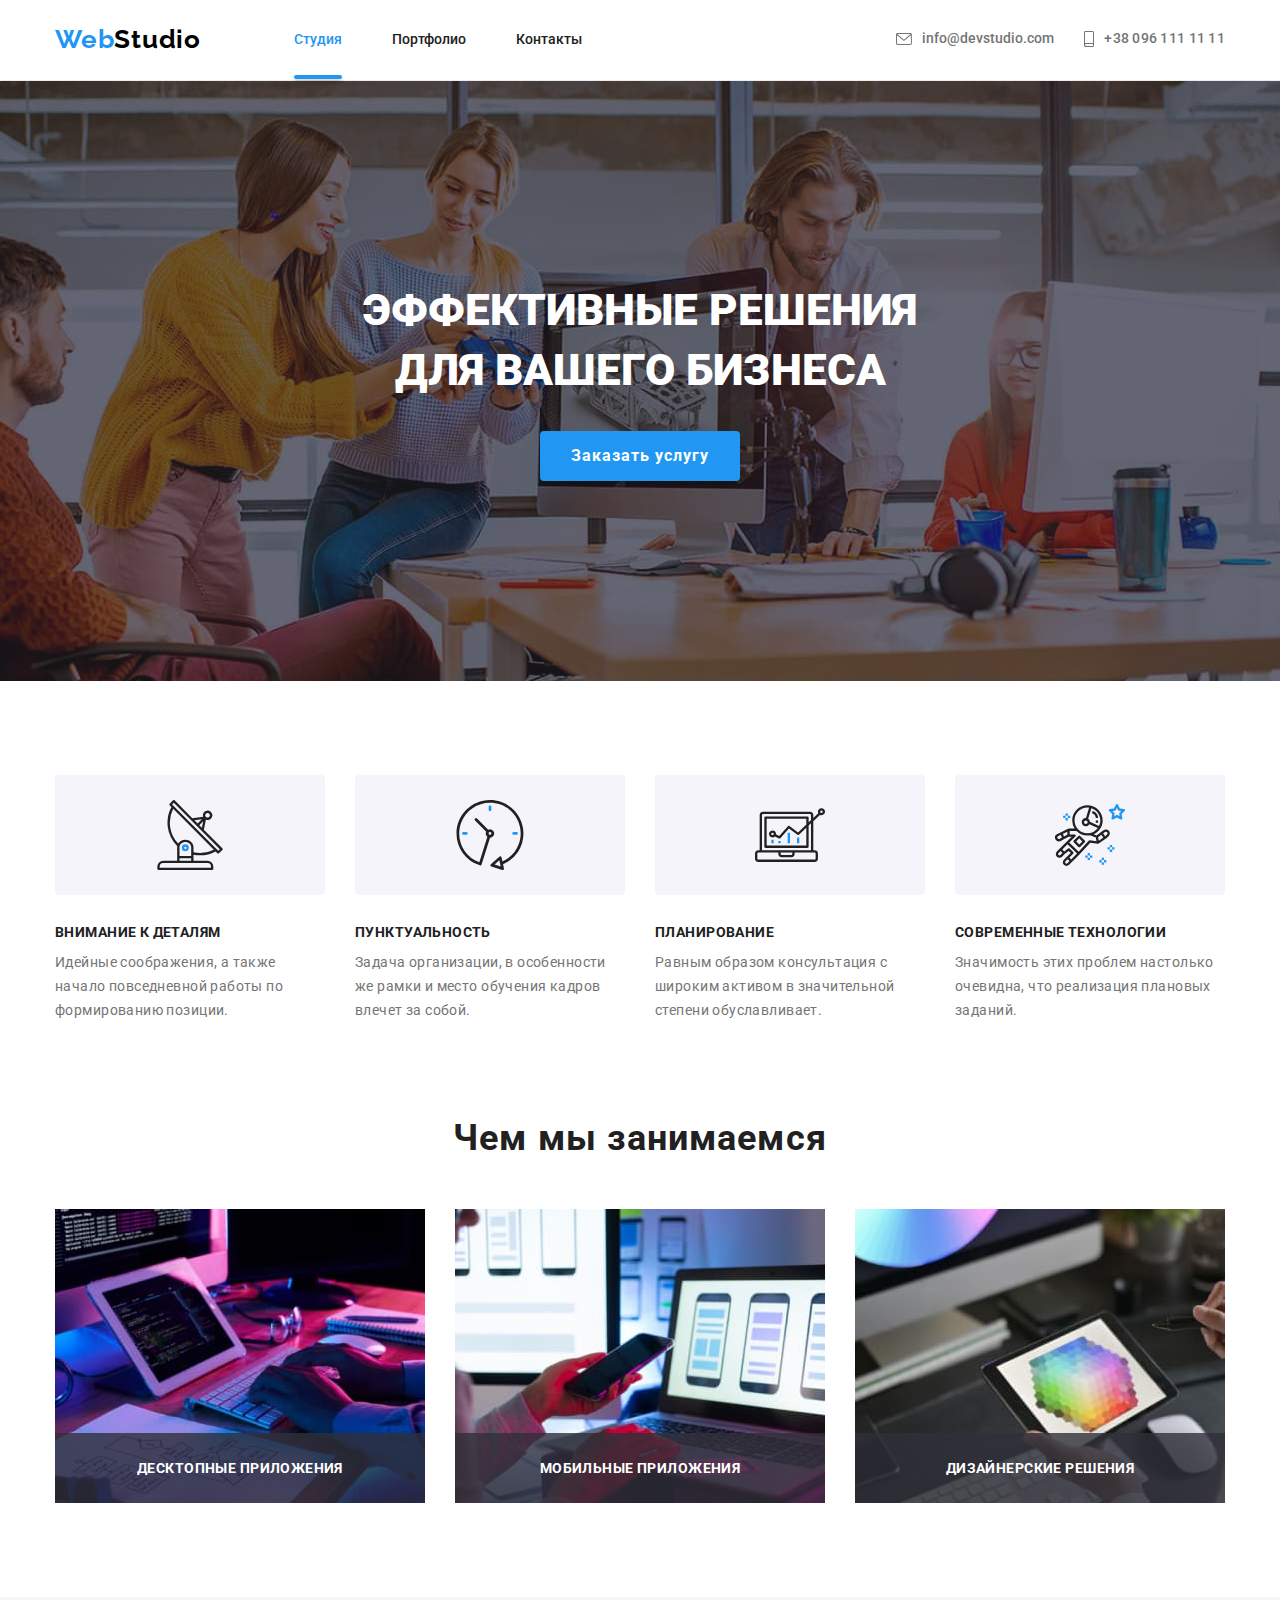
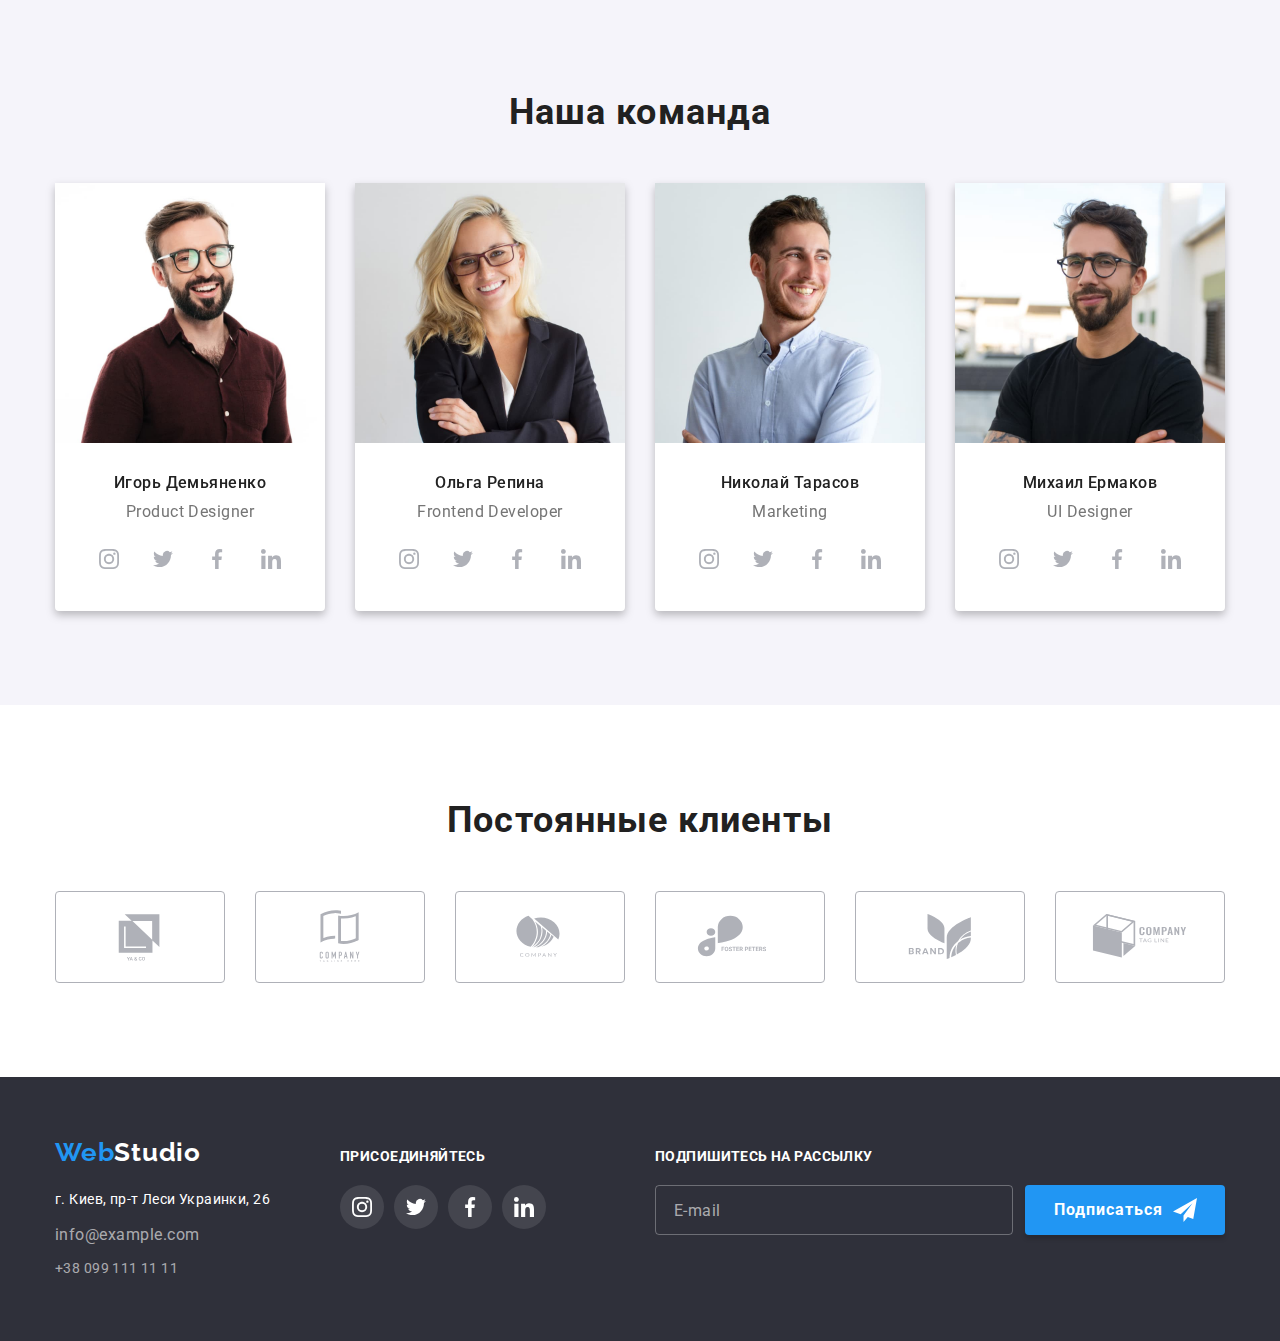
<file: index.html>
<!DOCTYPE html>
<html lang="ru">
<head>
    <meta charset="UTF-8">
    <meta http-equiv="X-UA-Compatible" content="IE=edge">
    <meta name="viewport" content="width=device-width, initial-scale=1.0">
    <title>WebStudio</title>
    <link href="https://fonts.googleapis.com/css2?family=Raleway:wght@700&family=Roboto:wght@400;500;700;900&display=swap" rel="stylesheet">
    <link rel="stylesheet" href="https://cdnjs.cloudflare.com/ajax/libs/modern-normalize/1.1.0/modern-normalize.min.css">
    <link rel="stylesheet" href="./css/main.min.css">
    
</head>

<body>
    <header class="header">
        <div class="container">
                    <a href="" class="logo header__logo link"><span class="logo__web">Web</span>Studio</a>
                    <nav class="nav">
                        <ul class="menu list">
                            <li class="menu__item"><a href="" class="menu__link--current link">Студия</a></li>
                            <li class="menu__item"><a href="./portfolio.html" class="menu__link link">Портфолио</a></li>
                            <li class="menu__item"><a href="" class="menu__link link">Контакты</a></li>
                        </ul>
                    </nav>
                    <div class="contacts">
                        <a href="mailto:info@devstudio.com" class="contacts__mail link">
                        <svg class="contacts__mail--icon" width="16" height="12">
                            <use href="./images/icons.svg#icon-envelope"></use>
                        </svg>
                        info@devstudio.com</a>
                        
                        <a href="tel:+380961111111" class="contacts__tel link">
                            <svg class="contacts__tel--icon" width="10" height="16">
                                <use href="./images/icons.svg#icon-smartphone"></use>
                            </svg>
                            +38 096 111 11 11</a>
                    </div>
                    

        </div>

    </header>

    <main>
    <!--Main-->
        <section class="main">
       
            <div class="container">
                <h1 class="main-title">Эффективные решения для вашего бизнеса</h1>
                <button type="button" class="main-btn" data-modal-open>Заказать услугу</button>
                
                <div class="backdrop is-hidden" data-modal>
                    <div class="modal">
                        
                        <button type="button" data-modal-close class="modal-btn">
                            <svg class="icon-close" width="18" height="18">
                                <use href="./images/icons.svg#icon-close"></use>
                            </svg>
                        </button>
                        <p  class="modal-title">Оставьте свои данные, мы вам перезвоним</p>
                        <form class="modal-form">
                            
                                <label class="modal-label">Имя
                                    <span class="icon">
                                        <input type="text" name="user-name" class="modal-input" required placeholder=" " />
                                        <svg class="icon-modal-input" width="18" height="18">
                                            <use href="./images/icons.svg#icon-person-black"></use>
                                        </svg>
                                    </span>
                                </label>
                                
                                

                                <label class="modal-label">Телефон
                                    <span class="icon">
                                        <input type="tel" name="user-tel" class="modal-input" required minlength="10" placeholder=" " />
                                        <svg class="icon-modal-input" width="18" height="18">
                                            <use href="./images/icons.svg#icon-phone-black"></use>
                                        </svg>
                                    </span>
                                </label>


                                <label class="modal-label">Почта
                                    <span class="icon">
                                        <input type="email" name="user-mail" class="modal-input" required placeholder=" " />
                                        <svg class="icon-modal-input" width="18" height="18">
                                            <use href="./images/icons.svg#icon-email-black"></use>
                                        </svg>
                                    </span>
                                </label>

                            
                            <div class="modal-field">
                                <label class="modal-label" for="modal-commit">Комментарий</label>
                                <textarea name="modal-commit" id="modal-commit" class="modal-commit" placeholder="Введите текст"></textarea>
                            </div>
                            <div class="modal-field-check">
                                <input type="checkbox" name="privacy" id="privacy" class="input-check visually-hidden">
                                <label for="privacy" class="check-text">Соглашаюсь с рассылкой и принимаю &nbsp<a href="">Условия договора</a> </label>
                            </div>
                            
                            <button type="submit" class="main-btn">Отправить</button>
                        </form>
                    </div>

                </div>
            </div>
           
        </section>
    <!--properties-->
        <section class="properties">
       
            <div class="container">
                <ul class="properties-list list">
                    <li class="properties-item">
                        <div class="properties-icon">
                            <svg class="properties-item-icon" width="70" height="70">
                            <use href="./images/icons.svg#icon-antenna"></use>
                            </svg>
                        </div>
                        <h3 class="properties-title">Внимание к деталям</h3>
                        <p class="properties-text">Идейные соображения, а также начало повседневной работы по формированию позиции.</p>
                    </li>
                    <li class="properties-item">
                        <div class="properties-icon"><svg class="properties-item-icon" width="70" height="70">
                            <use href="./images/icons.svg#icon-clock"></use>
                        </svg></div>
                        
                        <h3 class="properties-title">Пунктуальность</h3>
                        <p class="properties-text">Задача организации, в особенности же рамки и место обучения кадров влечет за собой.
                        </p>
                    </li>
                    <li class="properties-item">
                        <div class="properties-icon">
                            <svg class="properties-item-icon" width="70" height="70">
                                <use href="./images/icons.svg#icon-diagram"></use>
                            </svg>
                        </div>
                        
                        <h3 class="properties-title">Планирование</h3>
                        <p class="properties-text">Равным образом консультация с широким активом в значительной степени обуславливает.
                        </p>
                    </li>
                    <li class="properties-item">
                    <div class="properties-icon">
                        <svg class="properties-item-icon" width="70" height="70">
                            <use href="./images/icons.svg#icon-astronaut"></use>
                        </svg>
                    </div>
                        
                        <h3 class="properties-title">Современные технологии</h3>
                        <p class="properties-text">Значимость этих проблем настолько очевидна, что реализация плановых заданий.</p>
                    </li>
                </ul>
            </div>
            
         
        </section>
    <!--work-->
        <section class="work">
        
            <div class="container">
                <h2 class="work-title">Чем мы занимаемся</h2>
                <ul class="work-list list">
                    <li class="work-item">
                        <div class="thumb-work">
                            <img src="./images/img-1.jpg" alt="foto1" width="370" height="294">
                            <h3 class="thumb-work-title">Десктопные приложения</h3>
                        </div>
                        
                    </li>
                    <li class="work-item">
                        <div class="thumb-work">
                            <img src="./images/img-2.jpg" alt="foto2" width="370" height="294">
                            <h3 class="thumb-work-title">Мобильные приложения</h3>
                        </div>
                        
                    </li>
                    <li class="work-item">
                        <div class="thumb-work">
                            <img src="./images/img-3.jpg" alt="foto3" width="370" height="294">
                            <h3 class="thumb-work-title">Дизайнерские решения</h3>
                        </div>
                        
                    </li>
                </ul>
            </div>
            
        </section>
            <!--team-->
        <section class="team">

             <div class="container">
                            <h2 class="team-first-title">Наша команда</h2>
                            <ul class="team-list list">
                                <li class="team-item">
                                    <img src="./images/team-img-1.jpg" alt="Игорь Демьяненко" width="270" height="260">
                                    <div class="team-description">
                                        <h3 class="team-second-title">Игорь Демьяненко</h3>
                                        <p lang="en" class="team-text">Product Designer</p>
                                    </div>
                                    <ul class="team-soc-list list">
                                        <li class="team-soc-item"><a href="" class="team-soc-link link">
                                            <svg class="team-soc-icon" width="20" height="20">
                                                <use href="./images/icons.svg#icon-instagram"></use>
                                            </svg>
                                        </a></li>
                                        <li class="team-soc-item"><a href="" class="team-soc-link link">
                                            <svg class="team-soc-icon" width="20" height="20">
                                                <use href="./images/icons.svg#icon-twitter"></use>
                                            </svg>
                                        </a></li>
                                        <li class="team-soc-item"><a href="" class="team-soc-link link">
                                            <svg class="team-soc-icon" width="20" height="20">
                                                <use href="./images/icons.svg#icon-facebook"></use>
                                            </svg>
                                        </a></li>
                                        <li class="team-soc-item"><a href="" class="team-soc-link link">
                                            <svg class="team-soc-icon" width="20" height="20">
                                                <use href="./images/icons.svg#icon-linkedin"></use>
                                            </svg>
                                        </a></li>
                                    </ul>

                                </li>

                                <li class="team-item">
                                    <img src="./images/team-img-2.jpg" alt="Ольга Репина" width="270" height="260">
                                    <div class="team-description">
                                        <h3 class="team-second-title">Ольга Репина</h3>
                                        <p lang="en" class="team-text">Frontend Developer</p>
                                    </div>
                                    <ul class="team-soc-list list">
                                        <li class="team-soc-item"><a href="" class="team-soc-link link">
                                            <svg class="team-soc-icon" width="20" height="20">
                                                <use href="./images/icons.svg#icon-instagram"></use>
                                            </svg>
                                        </a></li>
                                        <li class="team-soc-item"><a href="" class="team-soc-link link">
                                            <svg class="team-soc-icon" width="20" height="20">
                                                <use href="./images/icons.svg#icon-twitter"></use>
                                            </svg>
                                        </a></li>
                                        <li class="team-soc-item"><a href="" class="team-soc-link link">
                                            <svg class="team-soc-icon" width="20" height="20">
                                                <use href="./images/icons.svg#icon-facebook"></use>
                                            </svg>
                                        </a></li>
                                        <li class="team-soc-item"><a href="" class="team-soc-link link">
                                            <svg class="team-soc-icon" width="20" height="20">
                                                <use href="./images/icons.svg#icon-linkedin"></use>
                                            </svg>
                                        </a></li>
                                    </ul>

                                </li>

                                <li class="team-item">
                                    <img src="./images/team-img-3.jpg" alt="Николай Тарасов" width="270" height="260">
                                    <div class="team-description">
                                        <h3 class="team-second-title">Николай Тарасов</h3>
                                        <p lang="en" class="team-text">Marketing</p>
                                    </div>
                                    <ul class="team-soc-list list">
                                        <li class="team-soc-item"><a href="" class="team-soc-link link">
                                            <svg class="team-soc-icon" width="20" height="20">
                                                <use href="./images/icons.svg#icon-instagram"></use>
                                            </svg>
                                        </a></li>
                                        <li class="team-soc-item"><a href="" class="team-soc-link link">
                                            <svg class="team-soc-icon" width="20" height="20">
                                                <use href="./images/icons.svg#icon-twitter"></use>
                                            </svg>
                                        </a></li>
                                        <li class="team-soc-item"><a href="" class="team-soc-link link">
                                            <svg class="team-soc-icon" width="20" height="20">
                                                <use href="./images/icons.svg#icon-facebook"></use>
                                            </svg>
                                        </a></li>
                                        <li class="team-soc-item"><a href="" class="team-soc-link link">
                                            <svg class="team-soc-icon" width="20" height="20">
                                                <use href="./images/icons.svg#icon-linkedin"></use>
                                            </svg>
                                        </a></li>
                                    </ul>
                                </li>

                                <li class="team-item">
                                    <img src="./images/team-img-4.jpg" alt="Михаил Ермаков" width="270" height="260">
                                    <div class="team-description"><h3 class="team-second-title">Михаил Ермаков</h3>
                                    <p lang="en" class="team-text">UI Designer</p></div>
                                    <ul class="team-soc-list list">
                                        <li class="team-soc-item"><a href="" class="team-soc-link link">
                                            <svg class="team-soc-icon" width="20" height="20">
                                                <use href="./images/icons.svg#icon-instagram"></use>
                                            </svg>
                                        </a></li>
                                        <li class="team-soc-item"><a href="" class="team-soc-link link">
                                            <svg class="team-soc-icon" width="20" height="20">
                                                <use href="./images/icons.svg#icon-twitter"></use>
                                            </svg>
                                        </a></li>
                                        <li class="team-soc-item"><a href="" class="team-soc-link link">
                                            <svg class="team-soc-icon" width="20" height="20">
                                                <use href="./images/icons.svg#icon-facebook"></use>
                                            </svg>
                                        </a></li>
                                        <li class="team-soc-item"><a href="" class="team-soc-link link">
                                            <svg class="team-soc-icon" width="20" height="20">
                                                <use href="./images/icons.svg#icon-linkedin"></use>
                                            </svg>
                                        </a></li>
                                    </ul>
                                </li>
                            </ul>
                      
             </div>

             
        </section>
            <!--clients-->
        <section class="clients">

            <div class="container">
                <h2 class="clients__title">Постоянные клиенты</h2>
                <ul class="clients__list list">
                            <li class="clients__item"><a href="" class="clients__link link">
                                    <svg class="clients__item-icon" width="106" height="60">
                                        <use href="./images/icons.svg#icon-group-1"></use>
                                    </svg>
                                </a></li>
                            <li class="clients__item"><a href="" class="clients__link link">
                                    <svg class="clients__item-icon" width="106" height="60">
                                        <use href="./images/icons.svg#icon-group-2"></use>
                                    </svg>
                                </a></li>
                            <li class="clients__item"><a href="" class="clients__link  link">
                                    <svg class="clients__item-icon" width="106" height="60">
                                        <use href="./images/icons.svg#icon-group-3"></use>
                                    </svg>
                                </a></li>
                            <li class="clients__item"><a href="" class="clients__link  link">
                                        <svg class="clients__item-icon" width="106" height="60">
                                            <use href="./images/icons.svg#icon-group-4"></use>
                                        </svg>
                                </a></li>
                            <li class="clients__item"><a href="" class="clients__link  link">
                                    <svg class="clients__item-icon" width="106" height="60">
                                        <use href="./images/icons.svg#icon-group-5"></use>
                                    </svg>
                                </a></li>

                            <li class="clients__item"><a href="" class="clients__link  link">
                                    <svg class="clients__item-icon" width="106" height="60">
                                        <use href="./images/icons.svg#icon-group-6"></use>
                                    </svg>
                                </a></li>
                    </ul>
         
                </ul>
        
            </div>
        
        </section>
                  
    </main>

    <footer class="footer">
        <div class="container">
            <div>
                <a href="" class="logo logo--color-white link"><span class="logo__web">Web</span>Studio</a>
                <address class="footer-contacts">
                    <ul class="footer-contacts__list list">
                        <li class="footer-contacts__item ">
                            <a href="" class="footer-contacts__link link">г. Киев, пр-т Леси Украинки, 26</a>
                        </li>
                        <li class="footer-contacts__mail">
                            <a href="mailto:" class="footer-contacts__mail--link link">info@example.com</a>
                        </li>
                        <li class="footer-contacts__tel">
                            <a href="tel:+380991111111" class="footer-contacts__tel--link link">+38 099 111 11 11</a>
                        </li>
                    </ul>
                </address>
            </div>
            <div class="social footer__social">
                <h3 class="social__title">присоединяйтесь</h3>
                <ul class="social__list list">
                    <li class="social__item"><a href="" class="social__link link">
                            <svg class="social__icon" width="20" height="20">
                                <use href="./images/icons.svg#icon-instagram"></use>
                            </svg>
                        </a></li>
                    <li class="social__item"><a href="" class="social__link link">
                            <svg class="social__icon" width="20" height="20">
                                <use href="./images/icons.svg#icon-twitter"></use>
                            </svg>
                        </a></li>
                    <li class="social__item"><a href="" class="social__link link">
                            <svg class="social__icon" width="20" height="20">
                                <use href="./images/icons.svg#icon-facebook"></use>
                            </svg>
                        </a></li>
                    <li class="social__item"><a href="" class="social__link link">
                            <svg class="social__icon" width="20" height="20">
                                <use href="./images/icons.svg#icon-linkedin"></use>
                            </svg>
                        </a></li>
                </ul>
            </div>
            <div class="footer-form">
                <h3 class="social__title">подпишитесь на рассылку</h3>
                <form class="footer-form__input">
                    <input type="email" name="user-mail" id="sub" class="footer__input" required placeholder="E-mail" />
                    <label for="sub" class="footer-label"></label>
    
                    <button type="submit" class="footer__btn">Подписаться
                        <svg class="icon__send" width="24" height="24">
                            <use href="./images/icons.svg#icon-send"></use>
                        </svg>
                    </button>
    
    
    
    
    
                </form>
            </div>
        </div>
    
    </footer>

<script src="./js/modal.js"></script>
</body>
</html>
</file>
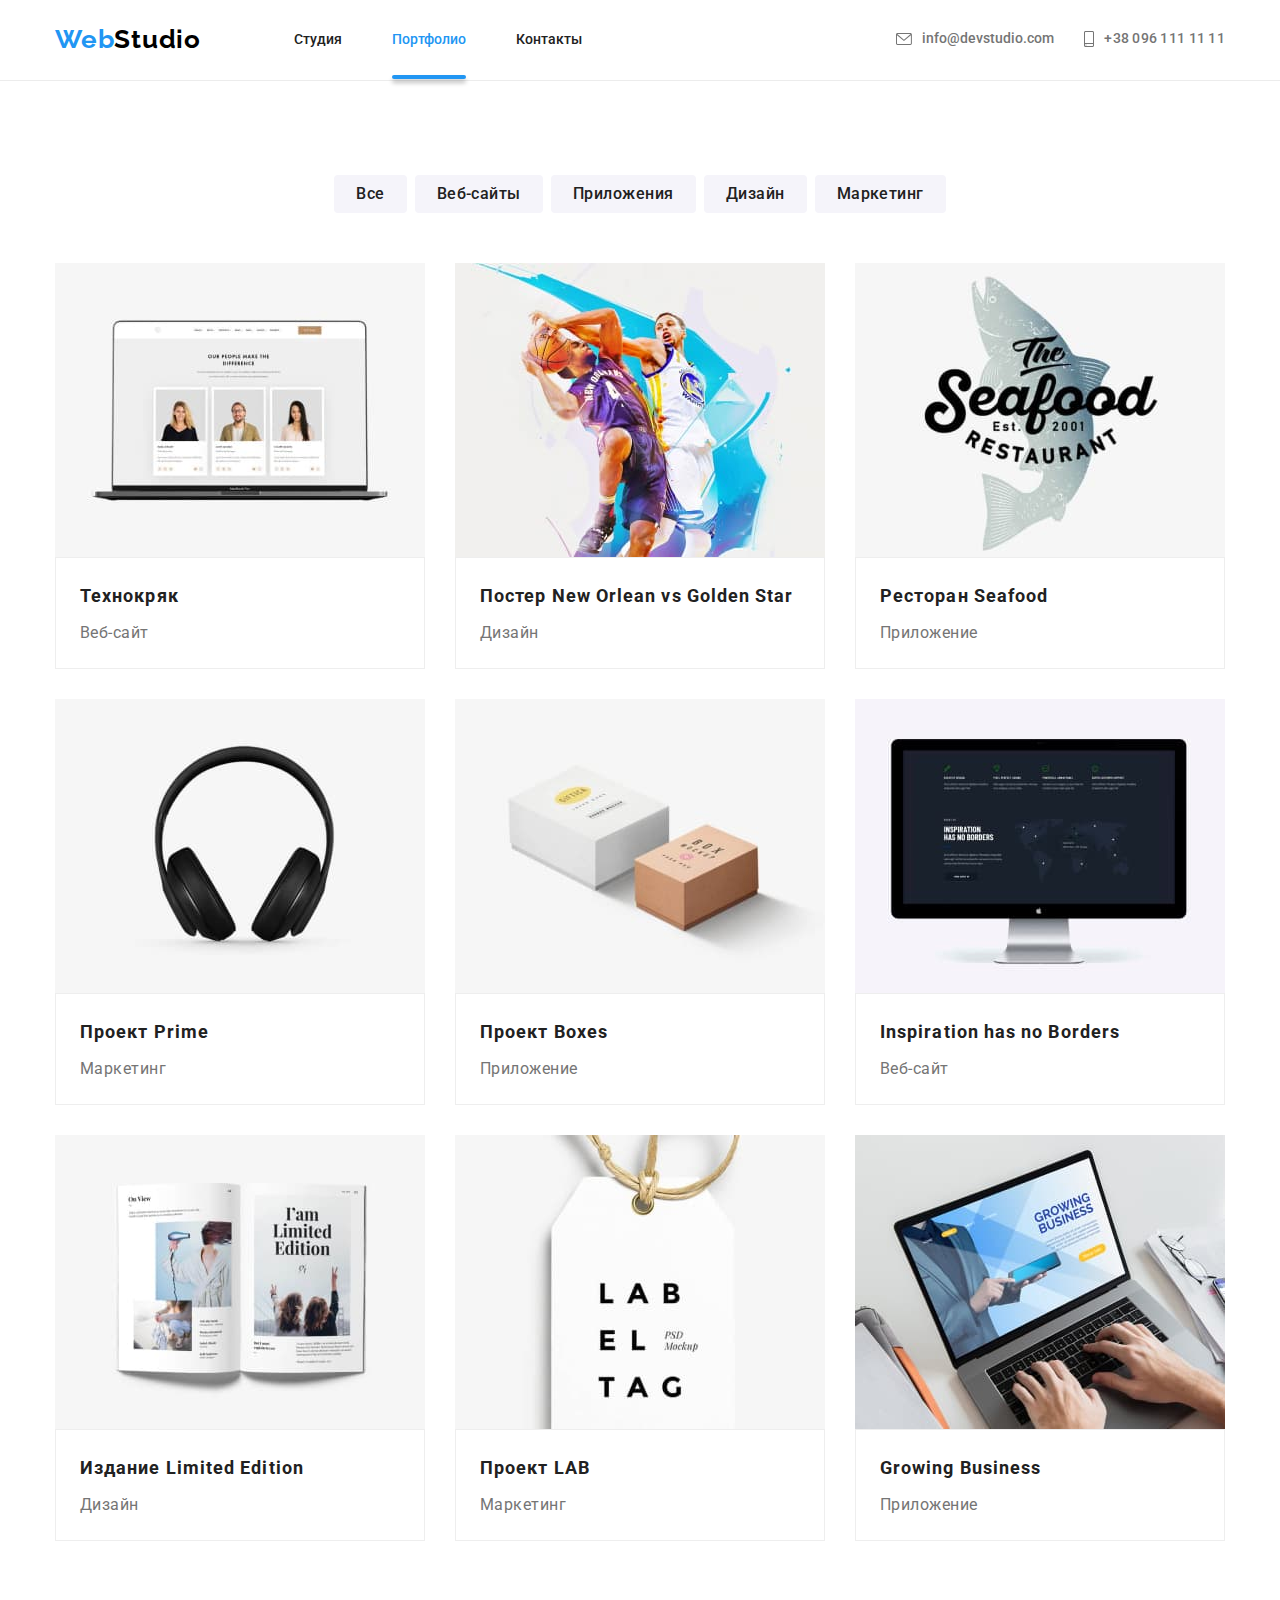
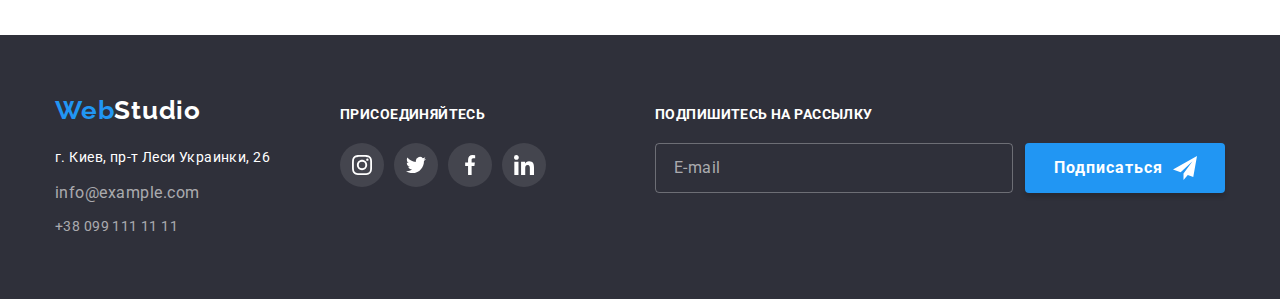
<file: portfolio.html>
<!DOCTYPE html>
<html lang="ru">
<head>
    <meta charset="UTF-8">
    <meta http-equiv="X-UA-Compatible" content="IE=edge">
    <meta name="viewport" content="width=device-width, initial-scale=1.0">
    <title>WebStudio</title>
    <link href="https://fonts.googleapis.com/css2?family=Raleway:wght@700&family=Roboto:wght@400;500;700;900&display=swap" rel="stylesheet">
    <link rel="stylesheet" href="https://cdnjs.cloudflare.com/ajax/libs/modern-normalize/1.1.0/modern-normalize.min.css">
    <link rel="stylesheet" href="./css/main.min.css">
    
</head>

<body>
    <header class="header">
        <div class="container">
           
     
            <a href="" class="logo header__logo link"><span class="logo__web">Web</span>Studio</a>
            <nav class="nav">
                <ul class="menu list">
                    <li class="menu__item"><a href="./index.html" class="menu__link link">Студия</a></li>
                    <li class="menu__item"><a href="" class="menu__link--current link">Портфолио</a></li>
                    <li class="menu__item"><a href="" class="menu__link link">Контакты</a></li>
                </ul>
            </nav>
    
        <div class="contacts">
            <a href="mailto:info@devstudio.com" class="contacts__mail link">
                <svg class="contacts__mail--icon" width="16" height="12">
                    <use href="./images/icons.svg#icon-envelope"></use>
                </svg>
                info@devstudio.com</a>
        
            <a href="tel:+380961111111" class="contacts__tel link">
                <svg class="contacts__tel--icon" width="10" height="16">
                    <use href="./images/icons.svg#icon-smartphone"></use>
                </svg>
                +38 096 111 11 11</a>
        </div>
    
        </div>
    
    </header>

    <main>
         <!--Filteres-->

         <section class="portfolio">
             <div class="container filters">
                <ul class="potfolio-filters-list list">
                    <li class="portfolio-filter-item"><button type="button" class="portfolio-filter-btn">Все</button></li>
                    <li class="portfolio-filter-item"><button type="button" class="portfolio-filter-btn">Веб-сайты</button></li>
                    <li class="portfolio-filter-item"><button type="button" class="portfolio-filter-btn">Приложения</button></li>
                    <li class="portfolio-filter-item"><button type="button" class="portfolio-filter-btn">Дизайн</button></li>
                    <li class="portfolio-filter-item"><button type="button" class="portfolio-filter-btn">Маркетинг</button></li>
                </ul>
             </div>
            
        
             
        
          <!--Projects-->
             <div class="container">
                 <ul class="projects-list list">
                <li class="project-item">
                    <div class="project-top-wrap">
                        <img src="./images/project01.jpg" alt="Project1" width="370" height="294">
                        <p class="project-top-text">
                            Ресурс предлагает комплексные предложения с разным уровнем функционала и сервисов. Все это позволит посетителю получить
                            исчерпывающие сведения о компании или частном лице.
                        </p>
                    </div>
                    
                    <div class="project-item-border">
                        <h3 class="project-title">Технокряк</h3>
                        <p class="projects-text">Веб-сайт</p>
                    </div>
                </li>

                <li class="project-item">
                    <div class="project-top-wrap">
                        <img src="./images/project02.jpg" alt="Project2" width="370" height="294">
                        <p class="project-top-text">
                            Ресурс предлагает комплексные предложения с разным уровнем функционала и сервисов. Все это позволит посетителю получить
                            исчерпывающие сведения о компании или частном лице.
                        </p>
                    </div>
                    
                    <div class="project-item-border">
                        <h3 class="project-title" lang="en">Постер New Orlean vs Golden Star</h3>
                        <p class="projects-text">Дизайн</p>
                    </div>   
                </li>

                <li class="project-item">
                    <div class="project-top-wrap">
                        <img src="./images/project03.jpg" alt="Project3" width="370" height="294">
                        <p class="project-top-text">
                            Ресурс предлагает комплексные предложения с разным уровнем функционала и сервисов. Все это позволит посетителю
                            получить исчерпывающие сведения о компании или частном лице.
                        </p>
                        
                    </div>
                    
                    <div class="project-item-border">
                        <h3 class="project-title" lang="en">Ресторан Seafood</h3>
                        <p class="projects-text">Приложение</p>
                    </div>   
                </li>

                <li class="project-item">
                    <div class="project-top-wrap">
                        <img src="./images/project04.jpg" alt="Project4" width="370" height="294">
                        <p class="project-top-text">
                            Ресурс предлагает комплексные предложения с разным уровнем функционала и сервисов. Все это позволит посетителю
                            получить исчерпывающие сведения о компании или частном лице.
                        </p>
                    </div>
                    
                    <div class="project-item-border">
                        <h3 class="project-title" lang="en">Проект Prime</h3>
                        <p class="projects-text">Маркетинг</p>
                    </div>   
                </li>

                <li class="project-item">
                    <div class="project-top-wrap">
                        <img src="./images/project05.jpg" alt="Project5" width="370" height="294">
                        <p class="project-top-text">
                            Ресурс предлагает комплексные предложения с разным уровнем функционала и сервисов. Все это позволит посетителю
                            получить исчерпывающие сведения о компании или частном лице.
                        </p>
                    </div>
                    
                    <div class="project-item-border">
                        <h3 class="project-title" lang="en">Проект Boxes</h3>
                        <p class="projects-text">Приложение</p>
                    </div>
                 </li>

                <li class="project-item">
                    <div class="project-top-wrap">
                        <img src="./images/project06.jpg" alt="Project6" width="370" height="294">
                        <p class="project-top-text">
                            Ресурс предлагает комплексные предложения с разным уровнем функционала и сервисов. Все это позволит посетителю
                            получить исчерпывающие сведения о компании или частном лице.
                        </p>
                    </div>
                        
                    <div class="project-item-border">
                        <h3 class="project-title" lang="en">Inspiration has no Borders</h3>
                        <p class="projects-text">Веб-сайт</p>
                    </div>
                </li>

                <li class="project-item">
                    <div class="project-top-wrap">
                        <img src="./images/project07.jpg" alt="Project7" width="370" height="294">
                        <p class="project-top-text">
                            Ресурс предлагает комплексные предложения с разным уровнем функционала и сервисов. Все это позволит посетителю
                            получить исчерпывающие сведения о компании или частном лице.
                        </p>
                    </div>
                    
                    <div class="project-item-border">
                        <h3 class="project-title" lang="en">Издание Limited Edition</h3>
                        <p class="projects-text">Дизайн</p>
                    </div>
                    
                </li>
                <li class="project-item">
                    <div class="project-top-wrap">
                        <img src="./images/project08.jpg" alt="Project8" width="370" height="294">
                        <p class="project-top-text">
                            Ресурс предлагает комплексные предложения с разным уровнем функционала и сервисов. Все это позволит посетителю
                            получить исчерпывающие сведения о компании или частном лице.
                        </p>
                    </div>
                    
                    <div class="project-item-border">
                        <h3 class="project-title" lang="en">Проект LAB</h3>
                        <p class="projects-text">Маркетинг</p>
                    </div> 
                </li>

                <li class="project-item">
                    <div class="project-top-wrap">
                        <img src="./images/project09.jpg" alt="Project9" width="370" height="294">
                        <p class="project-top-text">
                            Ресурс предлагает комплексные предложения с разным уровнем функционала и сервисов. Все это позволит посетителю
                            получить исчерпывающие сведения о компании или частном лице.
                        </p>
                    </div>
                    
                    <div class="project-item-border">
                        <h3 class="project-title" lang="en">Growing Business</h3>
                        <p class="projects-text">Приложение</p>
                    </div>    
                </li>

            </ul></div>
    
          </section>

                  
    </main>

<footer class="footer">
    <div class="container">
        <div>
            <a href="" class="logo logo--color-white link"><span class="logo__web">Web</span>Studio</a>
            <address class="footer-contacts">
                <ul class="footer-contacts__list list">
                    <li class="footer-contacts__item ">
                        <a href="" class="footer-contacts__link link">г. Киев, пр-т Леси Украинки, 26</a>
                    </li>
                    <li class="footer-contacts__mail">
                        <a href="mailto:" class="footer-contacts__mail--link link">info@example.com</a>
                    </li>
                    <li class="footer-contacts__tel">
                        <a href="tel:+380991111111" class="footer-contacts__tel--link link">+38 099 111 11 11</a>
                    </li>
                </ul>
            </address>
        </div>
        <div class="social footer__social">
            <h3 class="social__title">присоединяйтесь</h3>
            <ul class="social__list list">
                <li class="social__item"><a href="" class="social__link link">
                        <svg class="social__icon" width="20" height="20">
                            <use href="./images/icons.svg#icon-instagram"></use>
                        </svg>
                    </a></li>
                <li class="social__item"><a href="" class="social__link link">
                        <svg class="social__icon" width="20" height="20">
                            <use href="./images/icons.svg#icon-twitter"></use>
                        </svg>
                    </a></li>
                <li class="social__item"><a href="" class="social__link link">
                        <svg class="social__icon" width="20" height="20">
                            <use href="./images/icons.svg#icon-facebook"></use>
                        </svg>
                    </a></li>
                <li class="social__item"><a href="" class="social__link link">
                        <svg class="social__icon" width="20" height="20">
                            <use href="./images/icons.svg#icon-linkedin"></use>
                        </svg>
                    </a></li>
            </ul>
        </div>
        <div class="footer-form">
            <h3 class="social__title">подпишитесь на рассылку</h3>
            <form class="footer-form__input">
                <input type="email" name="user-mail" id="sub" class="footer__input" required placeholder="E-mail" />
                <label for="sub" class="footer-label"></label>

                <button type="submit" class="footer__btn">Подписаться
                    <svg class="icon__send" width="24" height="24">
                        <use href="./images/icons.svg#icon-send"></use>
                    </svg>
                </button>

            </form>
        </div>
    </div>

</footer>


</body>
</html>
</file>
<file: css/main.min.css>
:root{--header-color: #212121;--main-title-color: #ffffff;--second-title-color: #757575;--typical-padding: 94px}p,h1,h2,h3,h4,h5,h6{margin:0}ul{margin:0;padding:0}img{display:block;max-width:100%;height:auto}body{font-family:"Roboto", sans-serif;color:#ffffff}.list{padding:0;margin:0;list-style:none}.link{text-decoration:none}.visually-hidden{position:absolute;white-space:nowrap;width:1px;height:1px;overflow:hidden;border:0;padding:0;clip:rect(0 0 0 0);clip-path:inset(50%);margin:-1px}.container{width:1200px;padding-left:15px;padding-right:15px;margin:0 auto}.header{padding-top:24px;padding-bottom:25px;border-bottom:1px solid #ECECEC}.header .container{display:flex;align-items:center}.logo{font-family:'Raleway';font-weight:700;font-size:26px;line-height:1.19;letter-spacing:.03em}.header__logo{color:#000000;margin-right:93px}.logo__web{font-family:'Raleway';font-style:normal;font-weight:700;font-size:26px;line-height:1.19;letter-spacing:.03em;color:#2196F3}.menu{display:flex;align-items:center}.menu__item:not(:last-child){margin-right:50px}.contacts{margin:0;margin-left:auto;display:flex}.menu__link{font-weight:500;font-size:14px;line-height:1.14;color:var(--header-color);transition-property:color;transition-duration:250ms;transition-timing-function:cubic-bezier(0.4, 0, 0.2, 1);position:relative}.menu__link:hover,.menu__link:focus{color:#2196F3}.menu__link--current{font-weight:500;font-size:14px;line-height:1.14;color:#2196F3;transition-property:color;transition-duration:250ms;transition-timing-function:cubic-bezier(0.4, 0, 0.2, 1);position:relative}.menu__link--current::after{position:absolute;content:"";bottom:-32px;display:block;width:100%;height:4px;background-color:#2196F3;border-radius:2px;box-shadow:0px 4px 4px rgba(0,0,0,0.25)}.contacts__mail{font-weight:500;font-size:14px;line-height:1.14;color:var(--second-title-color);display:flex;align-items:center;transition-property:color;transition-duration:250ms;transition-timing-function:cubic-bezier(0.4, 0, 0.2, 1)}.contacts__mail:hover,.contacts__mail:focus{color:#2196F3}.contacts__tel{font-weight:500;font-size:14px;line-height:1.14;letter-spacing:.02em;color:var(--second-title-color);margin-left:30px;display:flex;align-items:center;transition-property:color;transition-duration:250ms;transition-timing-function:cubic-bezier(0.4, 0, 0.2, 1)}.contacts__tel:hover,.contacts__tel:focus{color:#2196F3}.contacts__mail--icon{margin-right:10px;fill:currentColor}.contacts__tel--icon{margin-right:10px;fill:currentColor}.main{max-width:1600px;min-height:600px;margin-left:auto;margin-right:auto;background-color:#2F303A;background-image:linear-gradient(rgba(47,48,58,0.4), rgba(47,48,58,0.4)),url(../images/main-img.jpg);background-repeat:no-repeat;background-position:center;background-size:cover;text-align:center;padding-top:200px;padding-bottom:200px}.main-title{margin-top:0;margin-bottom:30px;margin-right:auto;margin-left:auto;padding-left:40px;padding-right:40px;font-weight:900;font-size:44px;line-height:1.36;text-transform:uppercase;max-width:696px;text-align:center}.main-btn{font-family:'Roboto';font-weight:700;font-size:16px;line-height:1.88;letter-spacing:.06em;color:#FFFFFF;cursor:pointer;background-color:#2196F3;min-width:200px;height:50px;box-shadow:0px 4px 4px rgba(0,0,0,0.15);border-radius:4px;align-items:center;border:0}.backdrop.is-hidden{visibility:hidden;opacity:0;pointer-events:none}.backdrop{position:fixed;top:0;left:0;width:100%;height:100%;background-color:rgba(0,0,0,0.2);transition:opacity 250ms cubic-bezier(0.4, 0, 0.2, 1),visibility 250ms cubic-bezier(0.4, 0, 0.2, 1);z-index:1}.backdrop.is-hidden .footer-input{transform:translate(-50%, -50%) scale(0)}.modal{position:absolute;top:50%;left:50%;transform:translate(-50%, -50%) scale(1);width:528px;min-height:581px;background-color:#ffffff;border-radius:5px;transition:transform 250ms cubic-bezier(0.4, 0, 0.2, 1);padding:40px}.modal-btn{position:absolute;top:8px;right:8px;width:30px;height:30px;padding:0;border:1px solid rgba(0,0,0,0.1);border-radius:50%;background-color:transparent;display:flex;align-items:center;justify-content:center;cursor:pointer}.icon-close:hover{fill:#2196F3}.modal-title{font-weight:700;font-size:20px;line-height:1.15;text-align:center;letter-spacing:0.03em;color:#212121;margin-bottom:12px}.modal-input{width:100%;height:40px;border:1px solid rgba(33,33,33,0.2);border-radius:4px;background-color:transparent;margin-bottom:10px;margin-top:4px;padding-left:40px;outline:transparent;transition-property:border-color;transition-duration:250ms;transition-timing-function:cubic-bezier(0.4, 0, 0.2, 1)}.modal-input:focus,.modal-input:hover{border-color:#2196F3}.modal-label{display:block;font-weight:400;font-size:12px;line-height:1.16;letter-spacing:0.01em;color:#757575;text-align:left}.modal-commit{width:100%;height:120px;border:1px solid rgba(33,33,33,0.2);border-radius:4px;background-color:transparent;resize:none;margin-top:4px;padding:12px;outline:transparent;transition-property:border-color;transition-duration:250ms;transition-timing-function:cubic-bezier(0.4, 0, 0.2, 1)}.modal-commit:focus,.modal-commit:hover{border-color:#2196F3}.modal-commit::placeholder{font-weight:400;font-size:12px;line-height:1.17;letter-spacing:0.01em;color:rgba(117,117,117,0.5)}.icon{position:relative;transition-property:fill;transition-duration:250ms;transition-timing-function:cubic-bezier(0.4, 0, 0.2, 1)}.icon:focus,.icon:hover{fill:#2196F3}.icon-modal-input{position:absolute;top:50%;transform:translateY(-50%);left:12px;display:inline-block;width:18px;height:18px;background-color:var(--main-title-color)}.modal-input:focus+.icon-modal-input{fill:#2196F3}.check-text{font-weight:400;font-size:14px;line-height:1.71;letter-spacing:0.03em;color:#757575;display:flex;align-items:center;transition-property:color;transition-duration:250ms;transition-timing-function:cubic-bezier(0.4, 0, 0.2, 1)}.check-text:focus,.check-text:hover{color:#2196F3}.check-text a{color:#2196F3}.check-text::before{content:'';width:16px;height:15px;border:1px solid #212121;border-radius:2px;margin-right:8px;outline:transparent;transition-property:color;transition-duration:250ms;transition-timing-function:cubic-bezier(0.4, 0, 0.2, 1)}.check-text:hover::before{content:'';width:16px;height:15px;border:1px solid #2196F3;border-radius:2px;margin-right:8px;outline:transparent}.input-check:checked+.check-text::before{background-color:#2196F3;background-image:url(../images/icon-check.svg);background-repeat:no-repeat;background-position:center;border:none}.modal-field-check{margin-top:20px;margin-bottom:30px}.properties{padding-top:var(--typical-padding);padding-bottom:0}.properties-list{padding:0;display:flex}.properties-title{font-weight:700;font-size:14px;line-height:1.14;letter-spacing:.03em;text-transform:uppercase;color:var(--header-color);margin-bottom:10px}.properties-text{font-weight:400;font-size:14px;line-height:1.71;letter-spacing:.03em;color:var(--second-title-color)}.properties-item{width:270px}.properties-item:not(:last-child){margin-right:30px}.properties-icon{width:270px;height:120px;display:flex;margin-bottom:30px;justify-content:center;align-items:center;border-radius:4px;background-color:#F5F4FA}.team{padding-top:var(--typical-padding);padding-bottom:var(--typical-padding);background-color:#F5F4FA}.team-first-title{font-weight:700;font-size:36px;line-height:1.17;letter-spacing:.03em;text-align:center;color:var(--header-color);margin-bottom:50px}.team-list{display:flex}.team-second-title{font-weight:500;font-size:16px;line-height:1.19;letter-spacing:.03em;color:var(--header-color);text-align:center;margin-bottom:10px}.team-text{font-size:16px;line-height:1.19;letter-spacing:.03em;color:var(--second-title-color);text-align:center}.team-description{padding-top:30px;padding-bottom:16px}.team-item+.team-item{margin-left:30px}.team-item{background-color:var(--main-title-color);padding-bottom:30px;filter:drop-shadow(0px 4px 4px rgba(0,0,0,0.25));border-radius:0px 0px 4px 4px}.team-soc-list{display:flex;justify-content:center}.team-soc-item{width:44px;height:44px;margin-left:10px}.team-soc-item:first-child{margin-left:0}.team-soc-link{display:flex;align-items:center;justify-content:center;width:100%;height:100%;border-radius:50%;cursor:pointer;transition-property:background-color;transition-duration:250ms;transition-timing-function:cubic-bezier(0.4, 0, 0.2, 1)}.team-soc-link:hover,.team-soc-link:focus{background-color:#2196F3}.team-soc-icon{background-color:#FFFFFF;fill:#AFB1B8;transition-property:background-color;transition-duration:250ms;transition-timing-function:cubic-bezier(0.4, 0, 0.2, 1)}.team-soc-link:hover .team-soc-icon,.team-soc-link:focus .team-soc-icon{background-color:#2196F3;fill:#FFFFFF}.work{padding-top:var(--typical-padding);padding-bottom:var(--typical-padding)}.work-title{font-weight:700;font-size:36px;line-height:1.17;letter-spacing:.03em;text-align:center;color:var(--header-color);margin-bottom:50px}.work-list{display:flex}.work-item+.work-item{margin-left:30px}.thumb-work{position:relative}.thumb-work-title{font-style:normal;font-size:14px;line-height:16px;text-align:center;letter-spacing:0.03em;text-transform:uppercase;display:flex;align-items:center;justify-content:center}.thumb-work>.thumb-work-title{position:absolute;bottom:0;left:0;width:370px;height:70px;background:rgba(47,48,58,0.8)}.clients{padding-top:var(--typical-padding);padding-bottom:var(--typical-padding)}.clients__title{font-weight:700;font-size:36px;line-height:1.17;letter-spacing:.03em;text-align:center;color:var(--header-color);margin-bottom:50px}.clients__list{display:flex;justify-content:center}.clients__item{width:170px;height:92px;margin-left:30px}.clients__item:first-child{margin-left:0}.clients__link{display:flex;align-items:center;justify-content:center;width:170px;height:92px;background-color:var(--main-title-color);fill:#AFB1B8;border:1px solid #AFB1B8;border-radius:4px;transition-property:border-color;transition-duration:250ms;transition-timing-function:cubic-bezier(0.4, 0, 0.2, 1);transition-property:fill;transition-duration:250ms;transition-timing-function:cubic-bezier(0.4, 0, 0.2, 1)}.clients__link:hover,.clients__link:focus{border-color:#2196F3;fill:#2196F3}.clients-icon{fill:#ffffff;transition-property:border-color;transition-duration:250ms;transition-timing-function:cubic-bezier(0.4, 0, 0.2, 1);transition-property:fill;transition-duration:250ms;transition-timing-function:cubic-bezier(0.4, 0, 0.2, 1)}.clients__link:hover .clients-icon,.clients__link:focus .clients-icon{border-color:#2196F3;fill:#2196F3}.footer{background-color:#2F303A;padding-top:60px;padding-bottom:60px;display:flex}.footer .container{display:flex;align-items:baseline}.logo--color-white{color:#FFFFFF}.footer-contacts{margin-top:20px;margin-right:70px}.footer-contacts__link{font-style:normal;font-size:14px;line-height:1.71;letter-spacing:.03em;color:#FFFFFF;transition-property:color;transition-duration:250ms;transition-timing-function:cubic-bezier(0.4, 0, 0.2, 1)}.footer-contacts__link:hover,.footer-contacts__link:focus{color:#2196F3}.footer-contacts__mail{margin-top:9px}.footer-contacts__mail--link{font-style:normal;font-size:14x;line-height:1.71;letter-spacing:.03em;color:rgba(255,255,255,0.6);transition-property:color;transition-duration:250ms;transition-timing-function:cubic-bezier(0.4, 0, 0.2, 1)}.footer-contacts__mail--link:hover,.footer-contacts__mail--link:focus{color:#2196F3}.footer-contacts__tel{margin-top:9px}.footer-contacts__tel--link{font-style:normal;font-size:14px;line-height:1.71;letter-spacing:.03em;color:rgba(255,255,255,0.6);transition-property:color;transition-duration:250ms;transition-timing-function:cubic-bezier(0.4, 0, 0.2, 1)}.footer-contacts__tel--link:hover,.footer-contacts__tel--link:focus{color:#2196F3}.social__title{font-weight:700;font-size:14px;line-height:1.14;letter-spacing:.03em;text-transform:uppercase;color:var(--main-title-color);margin-bottom:20px}.social__list{display:flex;justify-content:center}.social__item{width:44px;height:44px;margin-left:10px}.social__item:first-child{margin-left:0}.social__link{display:flex;align-items:center;justify-content:center;width:100%;height:100%;border-radius:50%;cursor:pointer;background-color:rgba(255,255,255,0.1);transition-property:background-color;transition-duration:250ms;transition-timing-function:cubic-bezier(0.4, 0, 0.2, 1)}.social__link:hover,.social__link:focus{background-color:#2196F3}.social__icon{fill:#FFFFFF;background-color:#44454e;transition-property:background-color;transition-duration:250ms;transition-timing-function:cubic-bezier(0.4, 0, 0.2, 1)}.social__link:hover .social__icon,.social__link:focus .social__icon{fill:#FFFFFF;background-color:#2196F3}.footer__social{margin-right:93px}.footer-form{margin:0;margin-left:auto}.footer__input{width:358px;height:50px;border:1px solid rgba(255,255,255,0.3);border-radius:4px;background-color:transparent;outline:transparent;color:#FFFFFF;padding-left:18px}.footer__input::placeholder{font-weight:400;font-size:16px;line-height:1.25;letter-spacing:0.03em;color:rgba(255,255,255,0.6)}.footer-form__input{display:flex}.footer__btn{font-weight:700;font-size:16px;line-height:1.88;letter-spacing:.06em;color:#FFFFFF;cursor:pointer;background-color:#2196F3;min-width:200px;height:50px;margin-left:12px;box-shadow:0px 4px 4px rgba(0,0,0,0.15);border-radius:4px;display:flex;align-items:center;justify-content:center;border:0;padding-right:28px;padding-left:29px;padding-top:0;padding-bottom:0}.icon__send{margin-left:10px}.portfolio{padding-top:var(--typical-padding);padding-bottom:var(--typical-padding)}.potfolio-filters-list{display:flex;margin-bottom:50px;justify-content:center}.portfolio-filter-item+.portfolio-filter-item{margin-left:8px}.portfolio-filter-btn{font-family:inherit;font-style:normal;font-weight:500;font-size:16px;line-height:1.62;letter-spacing:.03em;background-color:#F5F4FA;color:#212121;cursor:pointer;padding:6px 22px 6px 22px;border-radius:4px;border:0;transition-property:color, box-shadow, background-color;transition-duration:250ms;transition-timing-function:cubic-bezier(0.4, 0, 0.2, 1)}.portfolio-filter-btn:hover,.portfolio-filter-btn:focus{background-color:#2196F3;color:#FFFFFF;box-shadow:0px 3px 1px rgba(0,0,0,0.1),0px 1px 2px rgba(0,0,0,0.08),0px 2px 2px rgba(0,0,0,0.12)}.projects-list{display:flex;flex-wrap:wrap;margin:0 auto;padding:0 auto;margin-left:-30px;margin-top:-30px}.project-item{flex-basis:calc(100% / 3 - 30px);margin-left:30px;margin-top:30px;max-width:370px;cursor:pointer;transition-property:box-shadow;transition-duration:250ms;transition-timing-function:cubic-bezier(0.4, 0, 0.2, 1)}.project-item:hover,.project-item:hover{box-shadow:0px 1px 1px rgba(0,0,0,0.12),0px 4px 4px rgba(0,0,0,0.06),1px 4px 6px rgba(0,0,0,0.16)}.project-title{font-style:normal;font-weight:700;font-size:18px;line-height:2;letter-spacing:.06em;color:#212121;margin-bottom:4px}.projects-text{font-size:16px;line-height:1.88;letter-spacing:.03em;color:#757575}.project-item-border{border:1px solid #EEEEEE;padding:20px 24px}.project-top-wrap{position:relative;overflow:hidden}.project-top-text{position:absolute;top:0;font-size:18px;line-height:1.56;letter-spacing:.03em;color:#FFFFFF;background-color:rgba(33,150,243,0.9);padding:63px 24px;height:100%;overflow:auto;transform:translateY(100%);transition:transform 250ms cubic-bezier(0.4, 0, 0.2, 1)}.project-item:hover .project-top-text{transform:translateY(0)}
/*# sourceMappingURL=main.min.css.map */
</file>
